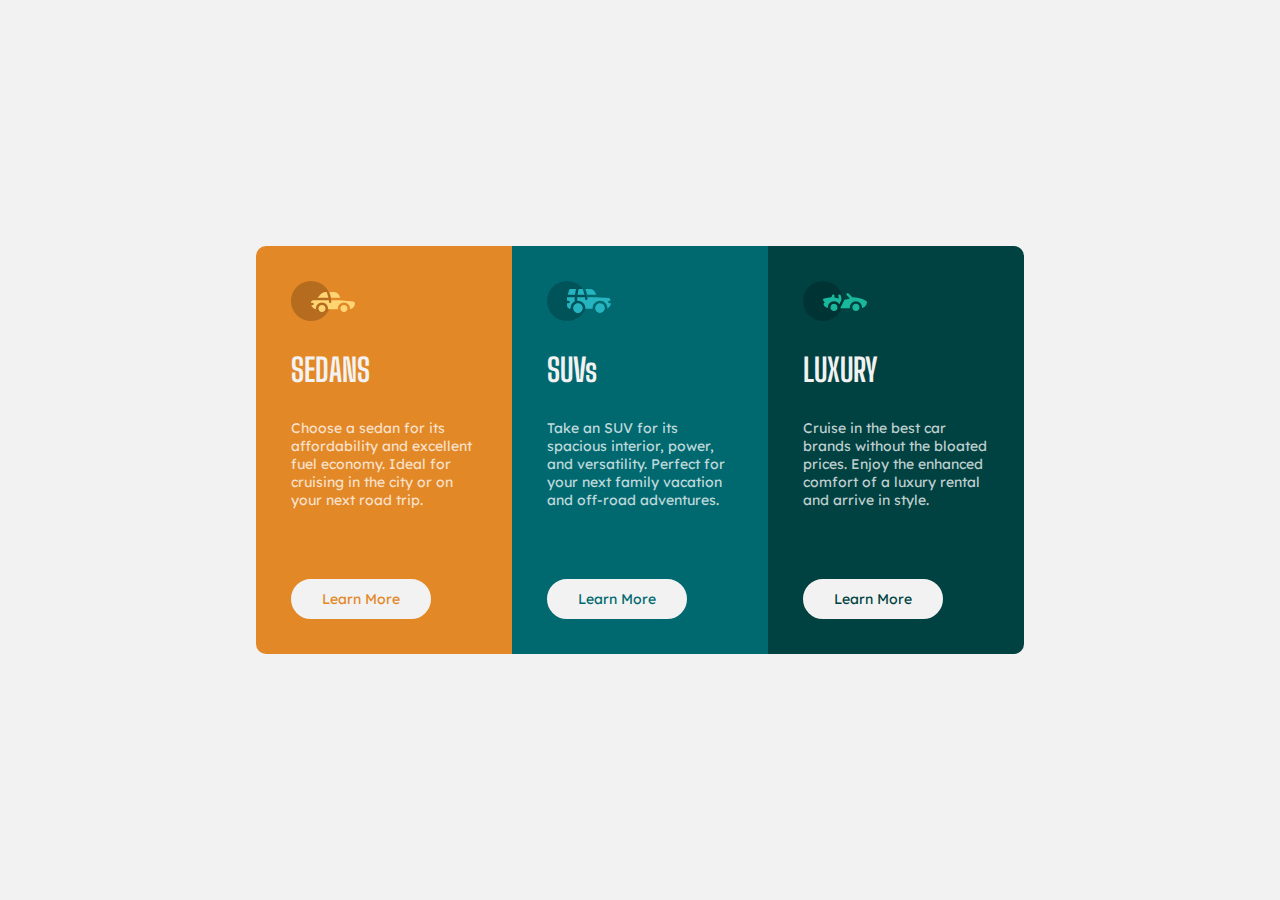
<file: index.html>
<!DOCTYPE html>
<html lang="en">

<head>
  <meta charset="UTF-8">
  <meta name="viewport" content="width=device-width, initial-scale=1.0">
  <link rel="icon" type="image/png" sizes="32x32" href="./images/favicon-32x32.png">
  <link rel="stylesheet" href="./style.css">
  <title>Frontend Mentor | 3-column preview card component</title>


</head>

<body>
  <main>

    <section class="card1">

      <img src="./images/icon-sedans.svg">
    
      <h1>SEDANS</h1>
    
      <p>Choose a sedan for its affordability and excellent fuel economy. Ideal for cruising in the city
      or on your next road trip.</p>

      <button id="button-1">Learn More</button>
    
    </section>

    <section class="card2">

      <img src="./images/icon-suvs.svg">

      <h2>SUVs</h2>

      <p>Take an SUV for its spacious interior, power, and versatility. Perfect for your next family vacation
        and off-road adventures.</p>

      <button id="button-2">Learn More</button>

      </section>

    <section class="card3">

      <img src="./images/icon-luxury.svg">

      <h2>LUXURY</h2>

      <p>Cruise in the best car brands without the bloated prices. Enjoy the enhanced comfort of a luxury
        rental and arrive in style.</p>

      <button id="button-3">Learn More</button>
      </section>

  </main>

</body>

</html>
</file>
<file: style.css>
@import url('https://fonts.googleapis.com/css2?family=Big+Shoulders+Display:wght@700&family=Lexend+Deca&display=swap');

*{
    margin: 0;
    padding: 0;
    box-sizing: border-box;
}

:root{
    /*colors*/
    --Bright-orange: hsl(31, 77%, 52%);
    --Dark-cyan: hsl(184, 100%, 22%);
    --Very-dark-cyan: hsl(179, 100%, 13%);

    --Transparent-white-paragraphs: hsla(0, 0%, 100%, 0.75);
    --Very-light-gray-background-headings-buttons:hsl(0, 0%, 95%);

    /*fonts*/
    --Font-family-heading: 'Big Shoulders Display', cursive;
    --Font-family: 'Lexend Deca', sans-serif;
    --Font-size: 14px;
    --Font-weight:400;
    --Font-weight-heading:700;
}

body{
    width: 100vw;
    height: 100vh;
    display: grid;
    place-items: center;
    background-color: var(--Very-light-gray-background-headings-buttons);
    color: var(--Transparent-white-paragraphs);
    font-family: var(--Font-family);
    font-size: var(--Font-size);
    font-weight: var(--Font-weight);
}

main{
    width: 60%;
    display:grid;
    grid-template-columns: repeat(3,1fr);
}

section{
    display: grid;
    gap: 30px;
    padding: 35px;
    transition: all 0.5s;
}

section:hover{
   transform: translate(0, -30px);
}

.card1{
    background-color:  var(--Bright-orange);
    border-radius: 10px 0 0 10px;
}
 
.card2{
    background-color: var(--Dark-cyan);
}

.card3{
    background-color: var(--Very-dark-cyan);
    border-radius: 0 10px 10px 0;
}

h1,h2{
    color: var(--Very-light-gray-background-headings-buttons);
    font-family: var(--Font-family-heading);
    font-weight: var(--Font-weight-heading);
    font-size: 2rem;
}

button{
    width: 140px;
    height: 40px;
    margin-top: 40px;
    background-color: var(--Very-light-gray-background-headings-buttons);
    border: 2px solid var(--Very-light-gray-background-headings-buttons);
    border-radius: 20px;
    font-family: var(--Font-family);
    font-size: var(--Font-size);
    font-weight: var(--Font-weight);
    cursor: pointer;
    transition: all 0.15s;
}

#button-1{
    color:var(--Bright-orange);
}

#button-1:hover{
    background-color: var(--Bright-orange);
    color: var(--Very-light-gray-background-headings-buttons);
}

#button-2{
    color:var(--Dark-cyan);
}

#button-2:hover{
    background-color: var(--Dark-cyan);
    color: var(--Very-light-gray-background-headings-buttons);
}

#button-3{
    color: var(--Very-dark-cyan)
}

#button-3:hover{
    background-color: var(--Very-dark-cyan);
    color: var(--Very-light-gray-background-headings-buttons);
}

@media (max-width:900px) {
    main{
        width: 80%;
    }
}

@media (max-width:600px) {
    main{
        width: 90%;
        grid-template-columns: 1fr;
        grid-template-rows: repeat(3,1fr);
        margin: 20px 0;
    }

    section:hover{
        transform: translate(0);
    }

    .card1{
        border-radius: 10px 10px 0 0;
    }

    .card3{
        border-radius: 0 0 10px 10px;
        margin-bottom: 20px;
    }
}
</file>
